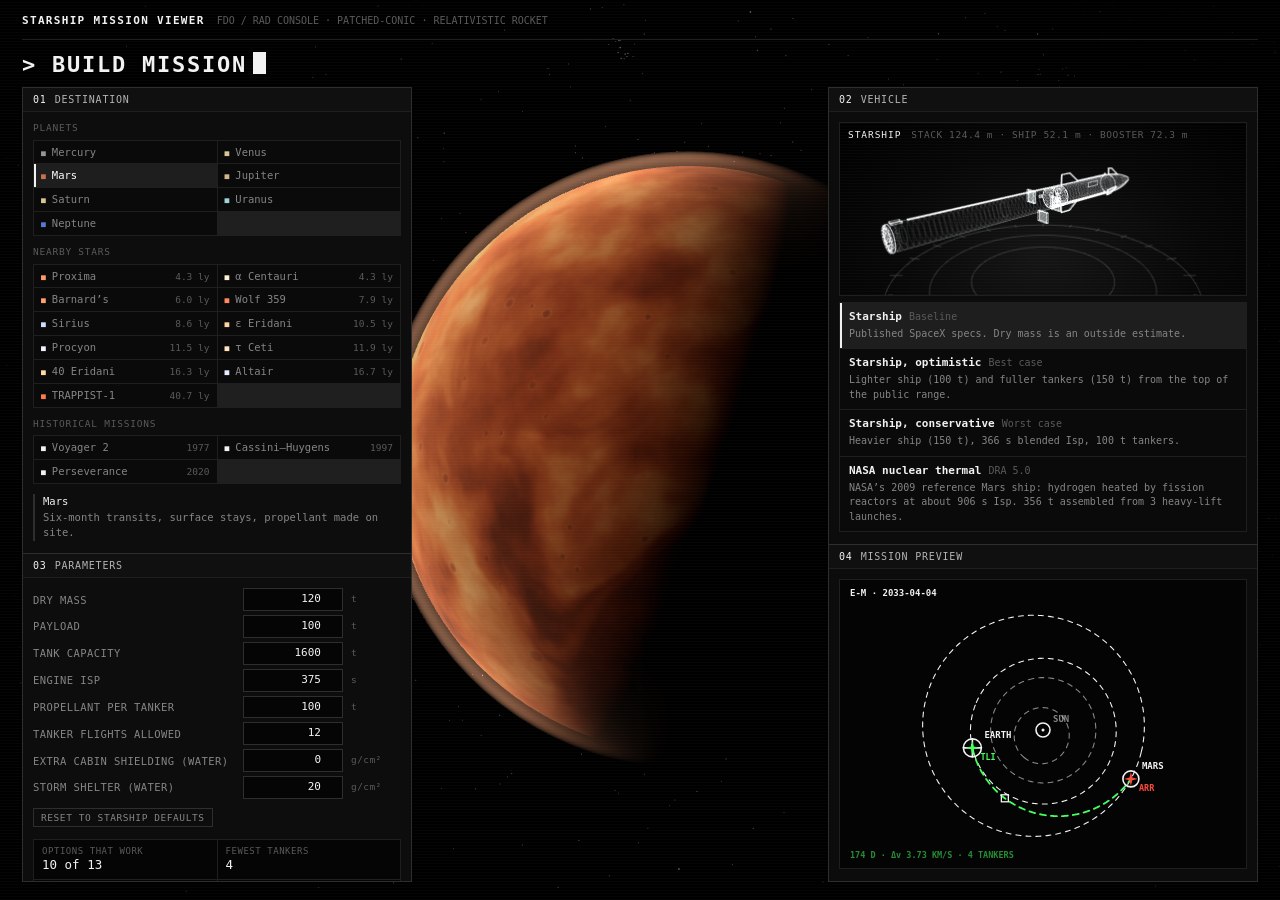
<file: index.html>
<!doctype html>
<html lang="en"><head><meta charset="utf-8">
<meta name="viewport" content="width=device-width,initial-scale=1,viewport-fit=cover">
<title>Starship Mission Viewer</title>
<link rel="stylesheet" href="./style.css">
<script type="importmap">{"imports":{"three":"./vendor/three.module.js"}}</script>
</head><body>

<!-- ============================================================ start screen -->
<div id="start">
  <canvas id="hero"></canvas>
  <div class="start-inner">
    <header class="brand"><b>STARSHIP MISSION VIEWER</b><span>FDO / RAD CONSOLE · PATCHED-CONIC · RELATIVISTIC ROCKET</span></header>

    <section id="builder">
      <div class="bhead"><h1><span class="pr">&gt;</span> BUILD MISSION<span class="cur"></span></h1></div>
      <div class="blayout">
        <div class="rail">
          <div class="bcol" id="colDest">
            <h3><span>01</span>Destination</h3>
            <div class="grp">Planets</div><div id="dPlanets" class="chips"></div>
            <div class="grp">Nearby stars</div><div id="dStars" class="chips"></div>
            <div class="grp">Historical missions</div><div id="dHist" class="chips hist"></div>
            <p id="destBlurb" class="blurb"></p>
          </div>
          <div class="bcol grow" id="colParams">
            <h3><span>03</span>Parameters</h3>
            <div id="params" class="params"></div>
            <div id="estimate" class="estimate"></div>
            <button id="launch" class="primary">LAUNCH MISSION →</button>
          </div>
        </div>
        <div class="bcenter"></div>
        <div class="rail">
          <div class="bcol grow" id="colVeh">
            <h3><span>02</span>Vehicle</h3>
            <div id="bholowrap" class="holowrap builder"><canvas id="bholo"></canvas><div class="holo-hud"><b id="bholoname">—</b><span id="bhololen"></span></div><div class="holo-credit"></div></div>
            <div id="vehList" class="vlist"></div>
          </div>
          <div class="bcol" id="colPrev">
            <h3><span>04</span>Mission preview</h3>
            <div class="schemwrap"><canvas id="schem"></canvas></div>
          </div>
        </div>
      </div>
    </section>
  </div>
</div>

<!-- ============================================================ dashboard -->
<div id="app" hidden>
  <header id="bar">
    <button id="home" class="ghost">← BUILDER</button>
    <div class="title"><b id="mtitle">—</b><span id="msub"></span></div>
    <button id="edit" class="ghost">EDIT</button>
    <div class="spacer"></div>
    <div id="scale" class="seg solar-only"><button data-s="true" class="on">TRUE SCALE</button><button data-s="false">ENLARGED (NOT TO SCALE)</button></div>
    <label class="tog star-only" title="Bend and recolour the background stars as the crew would see them at this speed"><input type="checkbox" id="rel" checked> RELATIVISTIC SKY</label>
    <button id="resetlayout" class="ghost small" title="Reset panel sizes">RESET LAYOUT</button>
    <div class="clock">
      <div><span class="k">EPOCH UTC</span><span id="date">—</span></div>
      <div><span class="k">MET</span><span id="met" class="acc">—</span></div>
      <div class="star-only"><span class="k">SHIP τ</span><span id="shipclock" class="acc2">—</span></div>
      <div class="star-only"><span class="k">β</span><span id="speedv">—</span></div>
    </div>
  </header>

  <main id="grid">
    <div class="stack" id="colL">
      <section class="panel" id="pCmp" data-grow="5">
        <div class="ph"><h2 id="cmpTitle">Mission comparison</h2><span class="hint" id="cmpHint"></span></div>
        <div id="modes" class="seg modes"></div>
        <div class="pb tbl-wrap"><table id="cmp" class="grid"></table></div>
      </section>
      <section class="panel" id="pEvt" data-grow="3">
        <div class="ph"><h2>Selected · event sequence</h2><span class="hint" id="selname"></span></div>
        <div class="pb tbl-wrap"><table id="evt" class="grid"></table></div>
      </section>
      <section class="panel" id="pBud" data-grow="4">
        <div class="ph"><h2 id="budtitle">Δv budget / vehicle</h2></div>
        <div class="pb scroll">
          <div id="budget" class="kv"></div>
          <div id="isruwrap"><div class="sub-h">ISRU · REQUIRED POWER vs PRODUCTION TIME <span class="dim">Sabatier + electrolysis, 13.6 kWh/kg (11.2–20.2)</span></div><canvas id="isruchart"></canvas></div>
          <details id="tankx" class="explain"><summary>TANKERS: what the number means</summary>
            <p>Each tanker is another Starship launch that docks with the crewed ship in low Earth orbit and tops up its tanks. Total launches = 1 + tankers. Ship-to-ship propellant transfer has not been demonstrated yet, and boil-off is not modelled.</p></details>
        </div>
      </section>
    </div>
    <div class="gutter colg" data-side="L"></div>
    <div class="stack" id="colM">
      <section class="panel scene" id="pScene" data-grow="7">
        <div id="scene"><canvas id="c"></canvas><div id="labels"></div><div id="tip"></div></div>
        <div class="legend"><span><i class="ln fl"></i>FLOWN</span><span><i class="ln pl"></i>PLANNED</span><span><i class="sq la"></i>LAUNCH/ARR</span><span class="solar-only"><i class="sq fb"></i>FLYBY</span><span><i class="sq ds"></i>BURN</span><span><i class="sq hzd"></i>HAZARD</span></div>
        <div class="viewhint">DRAG ORBIT · SCROLL ZOOM · DBL-CLICK RESET</div>
      </section>
      <section class="panel" id="pHz" data-grow="3">
        <div class="ph"><h2>Hazards · risk summary</h2><span id="hzcount" class="hzcount"></span><span class="hint">click card to expand · jumps timeline</span></div>
        <div class="pb scroll"><div id="hzt" class="hzgrid"></div></div>
      </section>
    </div>
    <div class="gutter colg" data-side="R"></div>
    <div class="stack" id="colR">
      <section class="panel" id="pRad" data-grow="8">
        <div class="ph"><h2>Crew radiation · effective dose (mSv)</h2><button id="reroll" class="ghost small" title="Roll a new random storm history for this mission">↻ REROLL STORMS</button></div>
        <div class="pb scroll">
          <div id="risk" class="risk"></div>
          <div id="shieldctl">
            <div id="wallseg" class="seg reg"><span class="k">CABIN WALL</span><button data-w="0">+0</button><button data-w="5">+5</button><button data-w="10">+10</button><button data-w="20">+20</button><button data-w="40">+40</button><span class="u">g/cm²</span></div>
            <div id="shseg" class="seg reg"><span class="k">STORM SHELTER</span><button data-s="0">NONE</button><button data-s="10">10</button><button data-s="20">20</button><button data-s="40">40</button><span class="u">g/cm²</span><span id="shmass" class="mass"></span></div>
          </div>
          <div id="regseg" class="seg reg"><span class="k">MARS HABITAT</span><button data-r="0">STARSHIP HULL</button><button data-r="0.5">0.5 m REGOLITH</button><button data-r="1">1.0 m REGOLITH</button></div>
          <div class="chartwrap"><canvas id="dosechart"></canvas></div>
          <div id="radnow" class="kv now"></div>
          <div id="solarwrap"><div class="sub-h">SOLAR CYCLE <span class="dim">sunspots drive storms; a quiet Sun lets more cosmic rays in</span></div><div class="chartwrap solar"><canvas id="solarchart"></canvas></div></div>
          <div id="limits" class="limits"></div>
          <table id="radbreak" class="mini"></table>
          <p id="radnote" class="note"></p>
        </div>
      </section>
      <section class="panel" id="pCab" data-grow="4">
        <div class="ph"><div id="vseg" class="seg mini"><button data-v="holo" class="on">VEHICLE</button><button data-v="cabin">CREW CABIN</button></div><span class="hint" id="cutnote"></span></div>
        <div id="holowrap" class="holowrap"><canvas id="holo"></canvas><div class="holo-hud"><b id="holoname">—</b><span id="hololen"></span><span id="holothr" class="thr"></span></div><div id="holoseq" class="holo-seq"></div><button id="ascbtn" class="ghost small holo-asc" hidden>▶ ASCENT</button><div class="holo-credit"></div></div>
        <div id="cutwrap" hidden><canvas id="cut"></canvas><div id="cutleg"></div></div>
      </section>
    </div>
  </main>

  <footer id="timeline">
    <button id="play" aria-label="Play or pause"></button>
    <div class="tl-main">
      <div id="track"><canvas id="tlc"></canvas><div id="ticks"></div><div id="knob"></div></div>
      <div class="tl-axis" id="tlaxis"></div>
    </div>
    <select id="speed" title="Playback speed"><option value="10">SPEED 1×</option><option value="45" selected>SPEED 4×</option><option value="120">SPEED 12×</option><option value="365">SPEED 36×</option></select>
  </footer>
</div>

<div id="loading"><span>LOADING</span></div>
<script type="module" src="./js/main.js"></script>
</body></html>
</file>
<file: style.css>
/* Terminal / flight-console style. See DESIGN.md. */
:root{--bg:#000000;--p:#0a0a0a;--p2:#101010;--p3:#1c1c1c;--ln:#1f1f1f;--ln2:#2e2e2e;--tx:#cfcfcf;--hi:#f2f2f2;--dim:#858585;--mute:#5a5a5a;--acc:#f2f2f2;--ok:#5fbf7f;--warn:#e0b050;--bad:#e0605a;
  --mono:ui-monospace,"JetBrains Mono","DejaVu Sans Mono",Menlo,Consolas,monospace;--lw:max(560px,35%);--rw:max(380px,24%)}
*{box-sizing:border-box}html,body{margin:0;height:100%;background:var(--bg);color:var(--tx);font:11px/1.35 var(--mono);font-variant-numeric:tabular-nums}
button,input,select{font:inherit;color:inherit}
[hidden]{display:none!important}
.ok{color:var(--ok)}.no{color:var(--bad)}.wn{color:var(--warn)}.dim{color:var(--mute)}.acc{color:var(--acc)}.acc2{color:var(--acc)}
em{font-style:normal;color:var(--mute)}
a{color:var(--acc)}
.ghost{background:transparent;border:1px solid var(--ln2);color:var(--dim);font:10px var(--mono);letter-spacing:.06em;padding:4px 9px;cursor:pointer;white-space:nowrap;text-transform:uppercase}
.ghost:hover{color:var(--hi);background:var(--p3)}
.ghost.small{padding:3px 7px;font-size:9.5px}
.primary{background:#f2f2f2;border:1px solid #f2f2f2;color:#000;font:11px var(--mono);letter-spacing:.12em;padding:10px 14px;cursor:pointer;width:100%;}
.primary:hover{background:#fff}.primary:disabled{opacity:.35;cursor:default}
.tag{border:1px solid var(--ln2);padding:0 3px;font-size:9px;color:var(--tx);margin-left:5px;letter-spacing:.04em;vertical-align:1px}
.tag.acc{color:var(--acc)}.tag.ok{color:var(--ok)}

/* ===================================================== start screen */
#start{position:fixed;inset:0;overflow:auto;background:#000}
#hero{position:fixed;inset:0;width:100%;height:100%;display:block}
#start::before{content:"";position:fixed;inset:0;background:linear-gradient(90deg,rgba(0,0,0,.7) 0%,rgba(0,0,0,.15) 30%,rgba(0,0,0,0) 50%,rgba(0,0,0,.15) 70%,rgba(0,0,0,.7) 100%);pointer-events:none;z-index:1}
#start::after{content:"";position:fixed;inset:0;pointer-events:none;z-index:1;background:repeating-linear-gradient(0deg,rgba(255,255,255,.018) 0 1px,transparent 1px 3px)}
.start-inner{position:relative;z-index:2;height:100%;padding:14px 22px 18px;display:flex;flex-direction:column}
.brand{display:flex;gap:12px;align-items:baseline;padding-bottom:10px;border-bottom:1px solid var(--ln)}
.brand b{letter-spacing:.12em;color:var(--hi);font-size:11px;font-weight:600}.brand span{color:var(--mute);font-size:10px}
h1{font:600 22px var(--mono);letter-spacing:.08em;color:var(--hi);margin:0 0 10px}
h1 .pr{color:var(--acc)}
.cur{display:inline-block;width:.6em;height:1em;background:var(--acc);margin-left:6px;vertical-align:-2px;animation:blink 1.1s steps(1) infinite}
@keyframes blink{50%{opacity:0}}
/* builder: two rails with the destination planet visible between them */
#builder{flex:1;min-height:0;display:flex;flex-direction:column;margin-top:12px}
.bhead{display:flex;align-items:center;gap:14px;margin-bottom:10px}.bhead h1{margin:0}
.blayout{flex:1;min-height:0;display:grid;grid-template-columns:minmax(330px,390px) 1fr minmax(360px,430px)}
.rail{display:flex;flex-direction:column;gap:1px;background:var(--ln2);border:1px solid var(--ln2);min-height:0;overflow:auto}
.bcenter{pointer-events:none}
.bcol{background:rgba(10,10,10,.92);padding:0 0 12px}
.bcol.grow{flex:1;min-height:0;display:flex;flex-direction:column}
.bcol.grow>*{flex-shrink:0}
.bcol h3{margin:0 0 10px;padding:6px 10px;font:400 10px var(--mono);letter-spacing:.08em;text-transform:uppercase;color:#b4b4b4;background:var(--p2);border-bottom:1px solid var(--ln);flex:none}
.bcol h3 span{color:var(--acc);margin-right:8px}
.bcol>*:not(h3){margin-left:10px;margin-right:10px}
#colVeh .vlist{flex:none;max-height:260px;min-height:110px}
#colVeh .holowrap.builder{flex:1;height:auto;min-height:170px}
.schemwrap{position:relative;height:290px;border:1px solid var(--ln);background:rgba(0,0,0,.7)}
#schem{position:absolute;inset:0;width:100%;height:100%;display:block}
.grp{font-size:9.5px;letter-spacing:.08em;text-transform:uppercase;color:var(--mute);margin:10px 0 5px}
.chips{display:grid;grid-template-columns:repeat(auto-fill,minmax(140px,1fr));gap:1px;background:var(--ln);border:1px solid var(--ln)}
.chips button{display:flex;align-items:baseline;gap:6px;background:var(--p);border:0;padding:4px 7px;cursor:pointer;color:var(--dim);font-size:10.5px;text-align:left;white-space:nowrap}
.chips button i{font-style:normal;font-size:8px}
.chips button em{margin-left:auto;font-size:9.5px}
.chips button:hover{background:#151515;color:var(--hi)}
.chips button.on{background:#1e1e1e;color:#fff;box-shadow:inset 2px 0 0 var(--acc)}
.blurb{margin:10px 10px 0;color:var(--dim);font-size:10.5px;line-height:1.5;border-left:2px solid var(--ln2);padding-left:8px}
.blurb b{color:var(--hi);font-weight:400}
.vlist{display:flex;flex-direction:column;gap:1px;background:var(--ln);border:1px solid var(--ln);max-height:min(62vh,640px);overflow:auto}
.veh{text-align:left;background:var(--p);border:0;padding:7px 9px;cursor:pointer;display:flex;flex-direction:column;gap:2px;font:inherit}
.veh:hover{background:#151515}.veh.on{background:#1e1e1e;box-shadow:inset 2px 0 0 var(--acc)}
.veh .vt{display:flex;align-items:baseline;gap:7px;flex-wrap:wrap}.veh .vt b{color:var(--hi);font-weight:600}.veh .vt em{font-size:10px}
.veh .vb{color:var(--dim);font-size:10px;line-height:1.45}
.params{display:flex;flex-direction:column;gap:4px}
.field{display:grid;grid-template-columns:1fr 100px 50px;align-items:center;gap:8px;font-size:10.5px;color:var(--dim);text-transform:uppercase;letter-spacing:.04em}
.field input{background:#050505;border:1px solid var(--ln2);color:var(--hi);padding:3px 6px;text-align:right;width:100%;font-size:11px}
.field input:focus{outline:none;border-color:var(--acc)}
.field em{font-size:9.5px;text-transform:none}
.check{display:flex;gap:7px;align-items:flex-start;font-size:10.5px;color:var(--dim);cursor:pointer;line-height:1.4;margin-top:3px}.check input{accent-color:#f2f2f2;margin:1px 0 0}
.params .ghost{align-self:flex-start;margin-top:5px}
.bcol .primary{width:calc(100% - 20px)}
.estimate{margin-top:12px!important;margin-bottom:12px!important;border:1px solid var(--ln);background:#050505;min-height:60px}
.est-grid{display:grid;grid-template-columns:1fr 1fr;gap:1px;background:var(--ln)}
.est-grid>div{background:#050505;padding:5px 8px}
.est-grid span{display:block;font-size:9px;color:var(--mute);letter-spacing:.06em;text-transform:uppercase}
.est-grid b{font-weight:500;font-size:12.5px;color:var(--hi)}
.estimate .bad{padding:6px 8px;color:var(--bad);font-size:10.5px;line-height:1.45;border-top:1px solid var(--ln)}

/* ===================================================== dashboard shell */
#app{display:grid;height:100vh;grid-template-rows:34px minmax(0,1fr) 78px;background:var(--ln);gap:1px}
#bar{display:flex;align-items:center;gap:12px;padding:0 10px;background:var(--p2);border-bottom:1px solid var(--ln2);white-space:nowrap;overflow:hidden;min-width:0}
#bar .title{display:flex;align-items:baseline;gap:10px;min-width:0;overflow:hidden}
#bar .title b{letter-spacing:.12em;color:var(--hi);font-size:11px;text-transform:uppercase;font-weight:600}
#bar .title span{color:var(--mute);font-size:10px;overflow:hidden;text-overflow:ellipsis;text-transform:uppercase}
#bar .spacer{flex:1}
.seg{display:flex;border:1px solid var(--ln2)}
.seg button{background:transparent;color:var(--dim);border:0;border-right:1px solid var(--ln2);font:10px var(--mono);letter-spacing:.06em;padding:4px 8px;cursor:pointer;text-transform:uppercase}
.seg button:last-child{border-right:0}
.seg button.on{background:#1c1c1c;color:var(--hi);box-shadow:inset 0 -2px 0 var(--acc)}
.clock{display:flex;gap:8px;align-items:baseline}
.clock>div{display:flex;gap:6px;align-items:baseline}
.clock .k{color:var(--mute);font-size:9px}
.clock span:not(.k){color:var(--hi)}#met,#shipclock{color:var(--acc)!important}
.tog{color:var(--dim);letter-spacing:0;font-size:9.5px;cursor:pointer;display:flex;align-items:center;gap:4px;white-space:nowrap}.tog input{margin:0;accent-color:#f2f2f2}
body.mode-star .solar-only,body.mode-solar .star-only{display:none!important}

#grid{display:grid;grid-template-columns:var(--lw) 1px minmax(0,1fr) 1px var(--rw);min-height:0;background:var(--ln)}
.stack{display:flex;flex-direction:column;min-height:0;min-width:0;gap:0}
.panel{flex:1 1 0;min-height:80px;min-width:0;display:flex;flex-direction:column;background:var(--p);overflow:hidden;position:relative}
.gutter{background:var(--ln);position:relative;flex:none;z-index:3}
.gutter.colg{cursor:col-resize}
.gutter.rowg{height:1px;cursor:row-resize}
.gutter::after{content:"";position:absolute;inset:0}
.gutter.colg::after{left:-3px;right:-3px}.gutter.rowg::after{top:-3px;bottom:-3px}
.gutter:hover,.gutter.drag{background:var(--acc)}
body.dragging{user-select:none;cursor:grabbing}body.dragging canvas{pointer-events:none}
.ph{display:flex;justify-content:space-between;align-items:center;gap:10px;padding:5px 8px;border-bottom:1px solid var(--ln);background:var(--p2);color:#b4b4b4;letter-spacing:.08em;font-size:10px;flex:none;text-transform:uppercase}
.ph h2{margin:0;font:400 10px var(--mono);letter-spacing:.08em;color:#b4b4b4;white-space:nowrap}
.ph .hint{color:var(--mute);letter-spacing:0;font-size:9.5px;text-transform:none;overflow:hidden;text-overflow:ellipsis;white-space:nowrap;flex:1;min-width:0;text-align:right}
.ph .tog{margin-left:auto;text-transform:none}
/* Radiation header: title and reroll stay whole when the column is ~380px or dragged narrower. */
#pRad>.ph{flex-wrap:wrap;row-gap:3px}
#pRad>.ph h2{flex:1 1 auto;min-width:min(100%,12em);white-space:normal;line-height:1.35}
.pb{flex:1;min-height:0}.scroll{overflow:auto}
.tbl-wrap{overflow:auto}
.sub-h{font-size:10px;letter-spacing:.08em;color:#b4b4b4;padding:5px 8px;border-top:1px solid var(--ln);border-bottom:1px solid var(--ln);background:var(--p2)}
.sub-h .dim{letter-spacing:0;font-size:9.5px;margin-left:8px}
.note{color:var(--mute);font-size:9.5px;line-height:1.4;margin:6px 8px 8px}
.empty{color:var(--mute);padding:8px}

/* tables */
table{border-collapse:collapse;width:100%}
th,td{padding:2px 5px;font-size:10.5px;text-align:right;white-space:nowrap;border-bottom:1px solid #161616}
table.grid th{position:sticky;top:0;z-index:1;background:#0e0e0e;color:var(--dim);font-weight:400;font-size:9.5px;letter-spacing:.04em;cursor:pointer;border-bottom:1px solid var(--ln2);text-transform:uppercase;vertical-align:bottom}
th.sorted{color:var(--acc)}th .u{color:var(--mute);display:block;font-size:8.5px;text-transform:none}
td.l,th.l{text-align:left!important}
table.grid tbody tr{cursor:pointer}
tr:hover td{background:#151515}tr.on td{background:#1e1e1e!important;color:#fff}tr.on td:first-child{box-shadow:inset 2px 0 0 var(--acc)}
td .sub{color:var(--mute);font-size:9.5px;text-transform:uppercase}
#evt td.l{white-space:normal;min-width:170px}
#evt i{display:inline-block;width:7px;height:7px;border:1px solid;margin-right:5px}
.seg.modes{display:flex;flex-wrap:wrap;border:0;border-bottom:1px solid var(--ln);padding:3px 6px;flex:none}
.seg.modes button{font-size:9.5px;padding:2px 6px;border:1px solid var(--ln2);margin:0 -1px 0 0}
.seg.modes button .n{color:var(--mute);margin-left:3px}

/* key/value tiles */
.kv{display:grid;grid-template-columns:repeat(3,1fr);gap:1px;background:var(--ln);border-bottom:1px solid var(--ln);flex:none}
.kv>div{background:var(--p);padding:4px 7px}
.kv>div>span{display:block;color:var(--mute);font-size:9px;letter-spacing:.04em;text-transform:uppercase}
.kv>div>span em{text-transform:none}
.kv b{display:block;color:var(--hi);font-weight:500;font-size:12px}
.kv b em{font-size:9.5px;font-weight:400}
.kv .hl{background:#121212}
.kv .wide{grid-column:1/-1}
.kv .why{font-size:10px;line-height:1.45}
.kv .note{margin:0;font-size:9.5px}
.kv .book{background:#111111;border-left:2px solid #f2f2f2;color:#cfcfcf;font-size:10.5px;line-height:1.5;padding:6px 9px}
.kv .book b{display:block;font-size:9.5px;letter-spacing:.1em;color:#f2f2f2;text-transform:uppercase;margin-bottom:3px}
.kv .alert{color:var(--bad)}
#isruwrap canvas{display:block;width:100%;height:130px}
details.explain{border-top:1px solid var(--ln);padding:4px 8px;color:var(--dim)}
details.explain summary{cursor:pointer;color:#b4b4b4;font-size:10px;letter-spacing:.06em}details.explain p{margin:4px 0}

/* scene */
.panel.scene{background:#000}
#scene{position:absolute;inset:0}
#c{position:absolute;inset:0;width:100%;height:100%;display:block;touch-action:none}
#labels{position:absolute;inset:0;pointer-events:none;overflow:hidden}
.lb{position:absolute;left:0;top:0;font:10px var(--mono);color:#d6d6d6;white-space:nowrap;padding:1px 4px;border:1px solid #3a3a3a;background:rgba(0,0,0,.78);letter-spacing:.03em;text-transform:uppercase;transition:opacity .15s}
.lb.planet{border:0;background:none;color:#959595;font-size:9.5px;letter-spacing:.1em}
.lb.star{border:0;background:none;color:#c0c0c0;font-size:10px;letter-spacing:.04em;text-shadow:0 1px 2px #000;text-transform:none}
.lb.star .d{color:var(--mute);margin-left:5px;text-transform:none}
.lb.star.minor{color:#5e5e5e}
.lb.star.target{color:#ffffff}.lb.star.target .d{color:#8a8a8a}
.lb.ring{border:0;background:none;color:#3a3a3a;font-size:9px;padding:0;text-transform:none}
.lb.ship{color:#000;background:#f2f2f2;border-color:#f2f2f2}
.lb.ship .sp{margin-left:4px;color:#555}
.lb.hz{color:var(--bad);border-color:#6a2a28}.lb .dv{color:var(--acc);margin-left:5px;text-transform:none}
#tip{position:absolute;pointer-events:none;opacity:0;background:#0c0c0c;border:1px solid var(--ln2);padding:5px 7px;max-width:280px;z-index:5}
#tip b{color:var(--hi);font-weight:500}
.legend{position:absolute;right:8px;top:8px;display:flex;gap:10px;color:var(--mute);font-size:9px;background:rgba(0,0,0,.6);padding:3px 6px;border:1px solid #222222;pointer-events:none}
.legend i{display:inline-block;margin-right:4px;vertical-align:middle}.ln{width:14px;height:0;border-top:1px solid}.ln.fl{border-color:#f2f2f2}.ln.pl{border-color:#5a5a5a;border-top-style:dashed}
.sq{width:7px;height:7px;border:1px solid}.sq.la{border-color:#f2f2f2}.sq.fb{border-color:#f2f2f2}.sq.ds{border-color:#e0b050}.sq.hzd{border-color:#e0605a}
.viewhint{position:absolute;left:8px;bottom:8px;color:var(--mute);font-size:9px;background:rgba(0,0,0,.6);padding:3px 6px;border:1px solid #222222;pointer-events:none;letter-spacing:.04em}

/* hazards */
.hzcount{display:flex;gap:4px;letter-spacing:0}
.lv{display:inline-block;min-width:38px;text-align:center;border:1px solid;font-size:9px;padding:0 3px;letter-spacing:.04em}
.lv.HIGH{color:var(--bad);border-color:#6a2a28}.lv.MED{color:var(--warn);border-color:#5e4a20}.lv.LOW{color:var(--ok);border-color:#24502f}.lv.INFO{color:var(--dim);border-color:var(--ln2)}
.hzgrid{display:flex;flex-direction:column;border-bottom:1px solid var(--ln)}
.hz{background:var(--p);border-bottom:1px solid var(--ln);cursor:pointer;min-width:0}
.hz:hover{background:#151515}.hz.open{background:#121212}
.hz .row{display:grid;grid-template-columns:auto minmax(0,1fr) auto auto 10px;align-items:baseline;gap:9px;padding:5px 8px}
.hz h3{margin:0;font:500 10.5px var(--mono);color:var(--hi);white-space:nowrap;overflow:hidden;text-overflow:ellipsis}
.hz.open h3{white-space:normal}
.hz .mv{font-weight:500;font-size:11px;color:var(--hi);white-space:nowrap;max-width:240px;overflow:hidden;text-overflow:ellipsis}
.hz .mv em{font-size:9.5px;font-weight:400}
.hz .when{font-size:9.5px;color:var(--mute);white-space:nowrap;text-transform:uppercase}
.hz .car{color:var(--mute);font-size:9px;transition:transform .15s}.hz.open .car{transform:rotate(90deg);color:var(--hi)}
.hz .more{display:none;padding:0 8px 8px 55px}
.hz.open .more{display:block}
.hz .meta{display:flex;gap:12px;font-size:9.5px;color:var(--mute);text-transform:uppercase;letter-spacing:.04em;margin-bottom:4px}
.hz .meta .p{color:var(--warn);text-transform:none;letter-spacing:0}
.hz p{margin:0;color:var(--dim);font-size:10.5px;line-height:1.5;max-width:110ch}
.hz footer{font-size:9.5px;margin-top:5px}
.hz .src{color:var(--hi);text-decoration:none}
.hz .src:hover{text-decoration:underline}

/* radiation */
.seg.reg{display:flex;align-items:center;flex-wrap:wrap;row-gap:3px;border:0;padding:3px 8px;border-bottom:1px solid var(--ln)}
.seg.reg .k{font-size:9px;color:var(--mute);margin-right:8px;letter-spacing:.06em}
.seg.reg button{font-size:9.5px;padding:2px 6px;border:1px solid var(--ln2);margin-right:-1px}
.chartwrap{position:relative;height:210px;border-bottom:1px solid var(--ln);flex:none}
#dosechart,#solarchart{position:absolute;inset:0;width:100%;height:100%;display:block}
.kv.now{grid-template-columns:repeat(auto-fit,minmax(90px,1fr))}
.limits{padding:6px 8px 2px;display:flex;flex-direction:column;gap:6px;border-bottom:1px solid var(--ln)}
.limits .empty{padding:0 0 2px}
.lim .lt{display:flex;justify-content:space-between;align-items:baseline;font-size:9.5px;color:var(--dim);text-transform:uppercase;letter-spacing:.04em}
.lim .lt b{font-weight:500;font-size:11px;letter-spacing:0;text-transform:none}
.lbar{height:5px;background:#090909;border:1px solid var(--ln);margin:2px 0 1px}
.lbar i{display:block;height:100%}.lbar i.ok{background:var(--ok)}.lbar i.wn{background:var(--warn)}.lbar i.no{background:var(--bad)}
.lim .ln{font-size:9px;color:var(--mute);border:0;width:auto;height:auto}
table.mini td{padding:2px 8px}
table.mini td.l{color:var(--dim)}
table.mini td.dim{white-space:normal}

/* cabin */
#cutwrap{position:relative;flex:1;min-height:0;background:#080808}
#cut{position:absolute;inset:0;width:100%;height:100%;display:block}
#cutleg{position:absolute;left:6px;right:6px;bottom:4px;display:flex;gap:10px;flex-wrap:wrap;align-items:flex-end;color:var(--mute);font-size:9px;pointer-events:none}
#cutleg i{font-style:normal}
#cutleg>b{margin-left:auto;color:var(--hi);font-weight:500;font-size:10px}
#cutleg .scale{display:flex;flex-direction:column;gap:2px;width:min(230px,48%);min-width:108px}
#cutleg .scale i{position:relative;display:block;height:8px;border:1px solid #2e2e2e}
#cutleg .scale .mark{position:absolute;top:-3px;width:2px;height:14px;background:#f2f2f2;box-shadow:0 0 0 1px #000}
#cutleg .ticks{position:relative;height:10px}
#cutleg .ticks em{position:absolute;top:0;transform:translateX(-50%);font-size:8px;letter-spacing:0;color:var(--mute)}
#cutleg .ticks em:first-child{transform:none}
#cutleg .ticks em:last-child{transform:translateX(-100%)}

/* timeline */
#timeline{display:flex;align-items:center;gap:10px;padding:0 10px;background:var(--p2)}
#play{border:1px solid var(--ln2);width:58px;height:30px;background:transparent;color:var(--hi);cursor:pointer;display:grid;place-items:center;flex:none}
#play:hover,#play.on{border-color:var(--acc);color:var(--acc)}
.tl-main{flex:1;position:relative;min-width:0}
#track{position:relative;height:54px;border:1px solid var(--ln2);background:#050505;cursor:pointer;overflow:hidden}
#tlc{position:absolute;inset:0;width:100%;height:100%}
#ticks{position:absolute;inset:0;pointer-events:none}
#ticks .tick{position:absolute;top:0;bottom:0;width:10px;margin-left:-5px;background:transparent;pointer-events:auto}
#knob{position:absolute;top:-3px;bottom:-3px;width:1px;background:#fff;box-shadow:0 0 0 1px #000;z-index:2}
.tl-axis{position:relative;height:12px;color:var(--mute);font-size:9px}.tl-axis span{position:absolute;transform:translateX(-50%);white-space:nowrap}
#speed{border:1px solid var(--ln2);background:var(--p);color:var(--dim);font:10px var(--mono);padding:4px 6px}

#loading{position:fixed;inset:0;display:grid;place-items:center;background:var(--bg);color:var(--dim);letter-spacing:.2em;transition:opacity .4s;z-index:60;opacity:1}
#loading span::after{content:"";display:inline-block;width:1.4em;text-align:left;animation:dots 1.2s steps(4) infinite}
@keyframes dots{0%{content:""}25%{content:"."}50%{content:".."}75%{content:"..."}}

/* ===================================================== narrow screens */
@media (max-width:1100px){
  .blayout{grid-template-columns:minmax(300px,1fr) 0 minmax(320px,1fr)}
}
@media (max-width:900px){
  .start-inner{padding:14px}
  #start::before{background:linear-gradient(180deg,rgba(0,0,0,.4),rgba(0,0,0,.92) 45%)}
  .brand span{display:none}
  .start-inner{height:auto;min-height:100%}
  .blayout{display:flex;flex-direction:column;gap:10px}.bcenter{height:38vh;order:-1}.rail{overflow:visible}
    #app{height:auto;min-height:100vh;grid-template-rows:auto auto 78px;grid-template-columns:minmax(0,1fr)}
  #bar{flex-wrap:wrap;height:auto;padding:6px 8px;gap:6px;white-space:normal}#bar .spacer{display:none}
  #bar .title{order:-1;flex:1 1 100%;flex-wrap:wrap}.clock{width:100%;justify-content:space-between}
  .legend,.viewhint,#resetlayout{display:none}
  #grid{display:flex;flex-direction:column;gap:1px}
  .gutter{display:none}
  .stack{display:contents}
  .panel{min-height:auto;flex:none!important}
  #pScene{order:-2;height:56vh}#pRad{order:-1}
  .tbl-wrap,.scroll{max-height:380px}
  #cutwrap{height:200px;flex:none}
  #timeline{position:sticky;bottom:0;z-index:10}
}

/* holographic vehicle viewer */
.holowrap{position:relative;flex:1;min-height:0;background:radial-gradient(ellipse at 50% 78%,#151515 0%,#070707 55%,#000 100%);overflow:hidden}
.holowrap::after{content:"";position:absolute;inset:0;pointer-events:none;background:repeating-linear-gradient(0deg,rgba(255,255,255,.025) 0 1px,transparent 1px 3px)}
.holowrap canvas{position:absolute;inset:0;width:100%;height:100%;display:block}
.holo-hud{position:absolute;left:8px;top:6px;right:8px;display:flex;gap:10px;align-items:baseline;font-size:9.5px;color:var(--mute);letter-spacing:.06em;pointer-events:none;z-index:1}
.holo-hud b{color:var(--hi);font-weight:500;letter-spacing:.1em;text-transform:uppercase}
.holo-hud .thr{margin-left:auto;color:var(--hi)}
.holowrap.builder{height:180px;flex:none;border:1px solid var(--ln);margin-bottom:6px!important}
.seg.mini button{font-size:9.5px;padding:1px 7px}
.holo-credit{position:absolute;left:8px;right:8px;bottom:5px;font-size:8.5px;color:var(--mute);pointer-events:none;z-index:1;white-space:nowrap;overflow:hidden;text-overflow:ellipsis}
.holo-seq{position:absolute;left:8px;right:8px;bottom:22px;font-size:10px;color:var(--hi);letter-spacing:.08em;pointer-events:none;z-index:1}
.holo-asc{position:absolute;right:8px;bottom:5px;z-index:2;background:rgba(0,0,0,.6)}
.facts{display:flex;flex-direction:column;gap:1px;background:var(--ln);border:1px solid var(--ln)}
.facts>div{background:#050505;padding:4px 8px}.facts span{display:block;font-size:9px;color:var(--mute);letter-spacing:.06em}.facts b{font-weight:500;font-size:10.5px;color:var(--hi)}

/* radiation: risk tiles, shielding controls, storm alerts */
.risk{display:grid;grid-template-columns:repeat(3,minmax(0,1fr));gap:1px;background:var(--ln);border-bottom:1px solid var(--ln)}
.risk:empty{display:none}
.rk{background:var(--p);padding:6px 8px 7px;border-top:2px solid var(--ln2)}
.rk.ok{border-top-color:var(--ok)}.rk.wn{border-top-color:var(--warn)}.rk.no{border-top-color:var(--bad)}
.rk span{display:block;font-size:9px;color:var(--mute);letter-spacing:.06em;text-transform:uppercase}
.rk b{display:block;font-weight:500;font-size:18px;color:var(--hi);line-height:1.25;margin:1px 0}
.rk.ok b{color:var(--ok)}.rk.wn b{color:var(--warn)}.rk.no b{color:var(--bad)}
.rk em{display:block;font-style:normal;font-size:9.5px;color:var(--dim);line-height:1.35}
#shieldctl .seg.reg .u{font-size:9px;color:var(--mute);margin-left:7px}
#shieldctl .seg.reg .mass{margin-left:auto;font-size:9.5px;color:var(--dim)}
#shieldctl .seg.reg .k{min-width:92px}
.kv .alert.storm{color:var(--warn);background:#16120a}
.chartwrap.solar{height:150px}
.hz.rad .row h3{color:var(--hi)}
.ph #reroll{margin-left:auto}
.est-h{margin-top:8px;border:1px solid var(--ln);border-bottom:0}
.est-grid .wide{grid-column:1/-1}
.est-note{font-size:9.5px;line-height:1.4;margin-top:5px}
.lb.storm{color:var(--warn);border-color:#5e4a20;text-transform:uppercase;letter-spacing:.06em}
.est-rad{grid-template-columns:repeat(3,minmax(0,1fr));border-top:1px solid var(--ln)}
.est-rad em{display:block;font-style:normal;font-size:9px;color:var(--mute)}
.est-rad span{white-space:nowrap;overflow:hidden;text-overflow:ellipsis}
.est-note{padding:0 8px 6px}
.rk:only-child{grid-column:1/-1}

/* dark, thin scrollbars to match the console */
:root{color-scheme:dark}
*{scrollbar-width:thin;scrollbar-color:#3a3a3a #0a0a0a}
::-webkit-scrollbar{width:8px;height:8px}
::-webkit-scrollbar-track{background:#0a0a0a}
::-webkit-scrollbar-thumb{background:#2e2e2e;border:2px solid #0a0a0a}
::-webkit-scrollbar-thumb:hover{background:#4a4a4a}
::-webkit-scrollbar-corner{background:#0a0a0a}
.est-grid.drive{margin-top:-1px;border-top:1px solid var(--ln)}.est-grid.drive b{font-size:11px;line-height:1.35}
</file>
